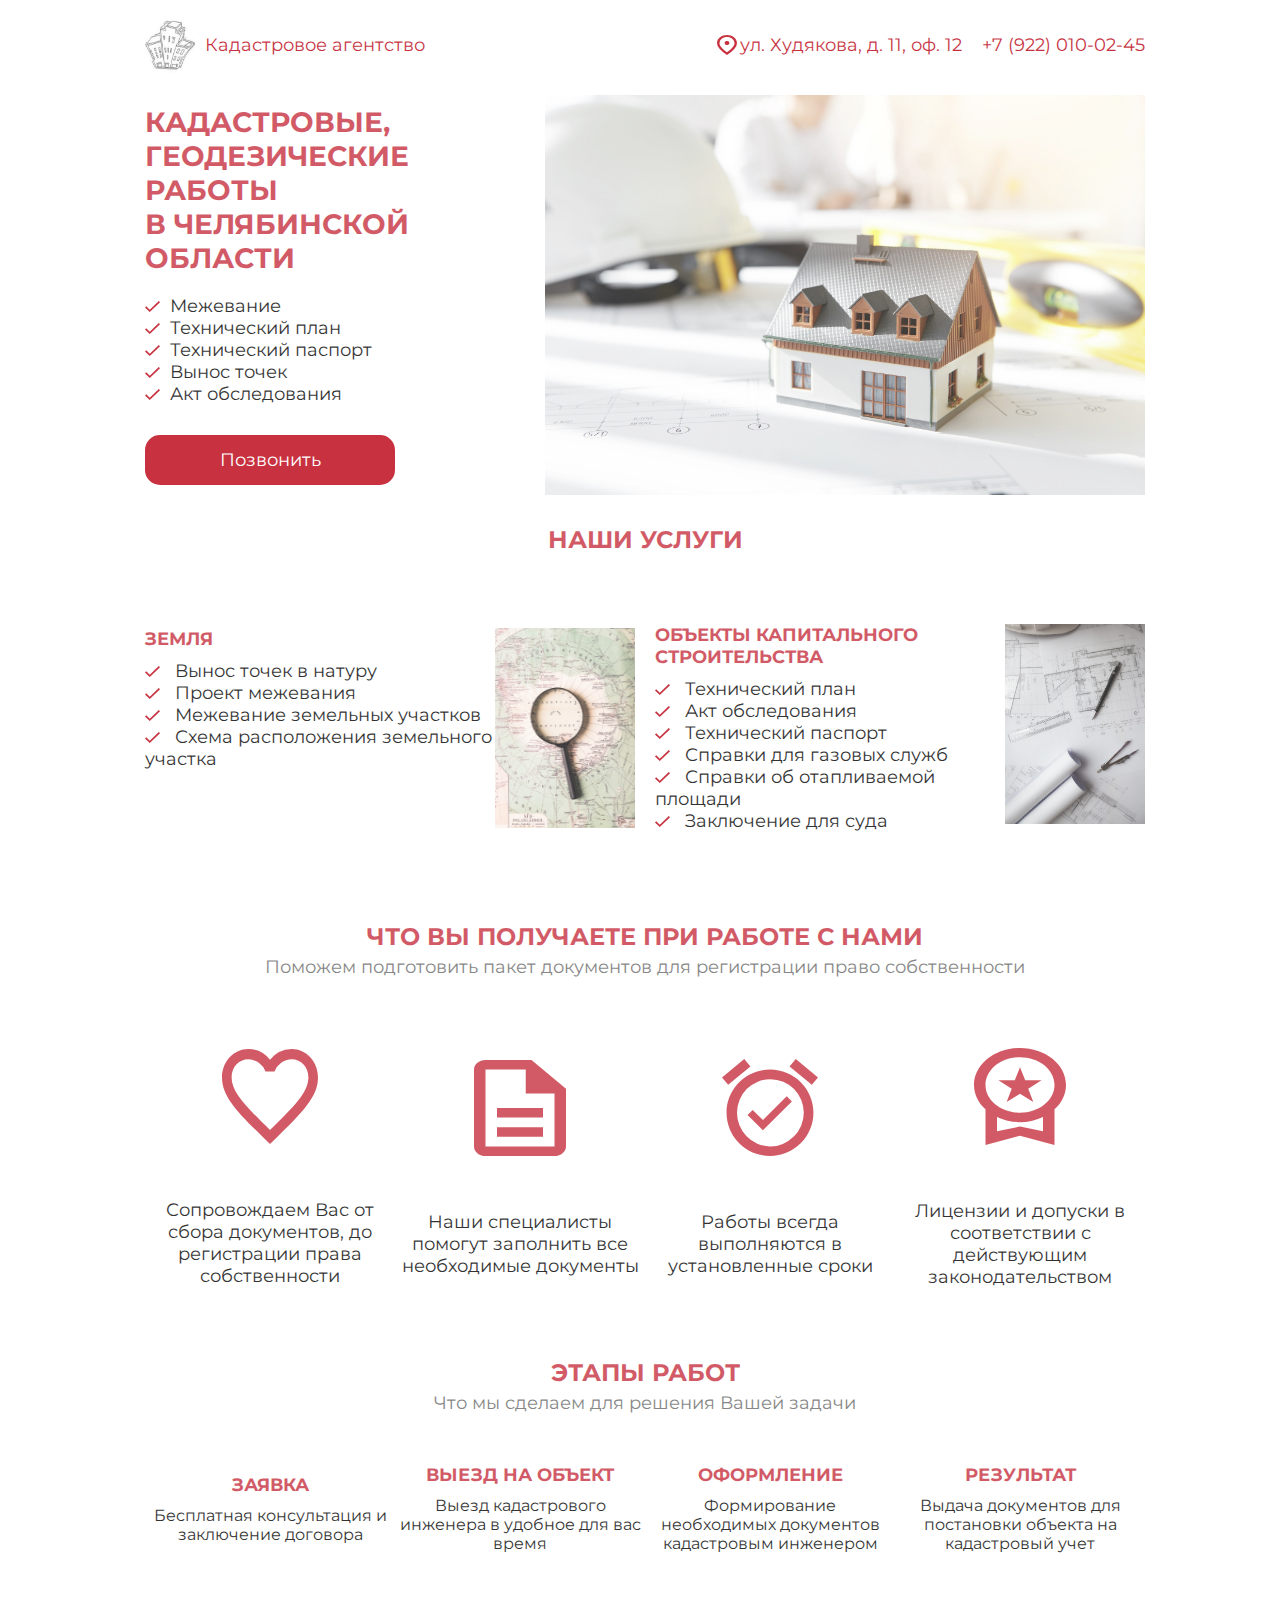
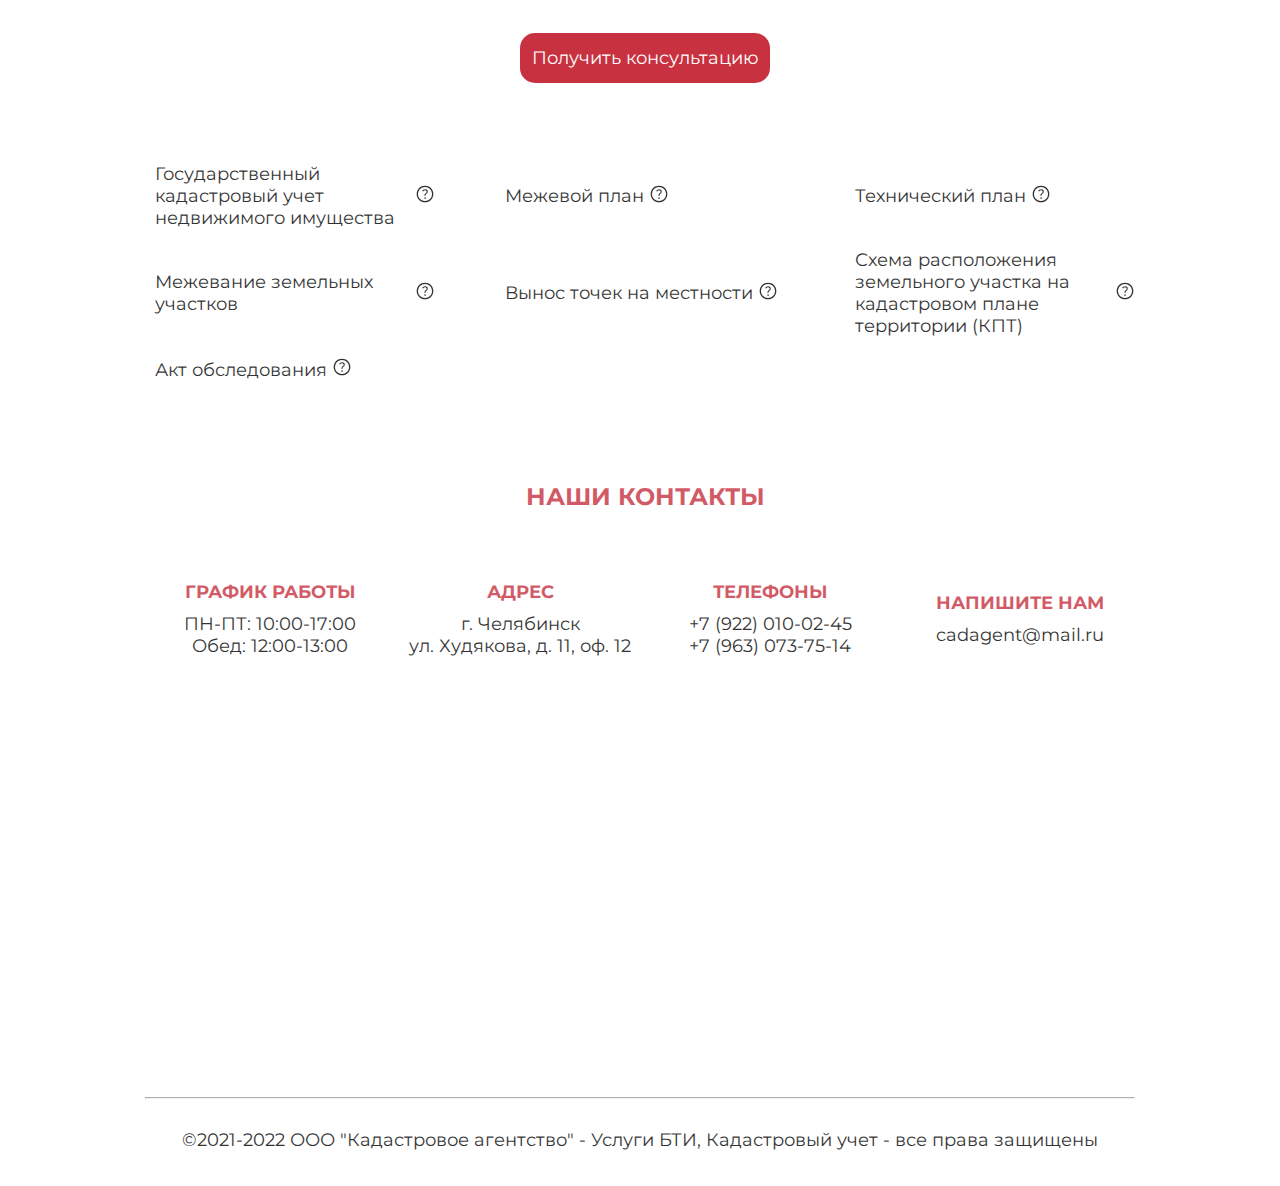
<file: index.html>
<!DOCTYPE html>
<html lang="ru">
	<head>
		<meta charset="UTF-8">
		<meta http-equiv="X-UA-Compatible" content="IE=edge">
		<meta name="viewport" content="width=device-width, initial-scale=1.0">
		<link rel="shortcut icon" href="favicon.ico" type="image/x-icon">
		<link rel="manifest" href="manifest.json">
		<link rel="stylesheet" href="assets/styles/main.css">
		<title>Кадастровое агентство</title>
	</head>
	<body>
		<header id="header">
			<div class="header">
				<div class="left-header">
					<div class="logo"><img src="assets/images/logo.png" class="logo"></div>
						<div class="header-lebel">
							<div class="title-company">Кадастровое агентство</div>
						<div class="adress-header-mobile">
							<img src="assets/images/locate.svg" class="img-adress">
							<div>ул. Худякова, д. 11, оф. 12</div>
						</div>
					</div>
				</div>
				<div class="right-header">
					<div class="adress-header">
						<img src="assets/images/locate.svg"><p>ул. Худякова, д. 11, оф. 12</p>
					</div>
					<div class="tel-header"><a href="tel:+79220100245">+7 (922) 010-02-45</a></div>
				</div>
			</div>
			<div class="intro">
				<div class="preview-left">
					<h1 class="header-title">Кадастровые,<br>геодезические работы<br>в челябинской области</h1>
					<div class="preview-services">
						<div class="service"><img src="assets/images/service.svg" class="img-service">Межевание</div>
						<div class="service"><img src="assets/images/service.svg" class="img-service">Технический план</div>
						<div class="service"><img src="assets/images/service.svg" class="img-service">Технический паспорт</div>
						<div class="service"><img src="assets/images/service.svg" class="img-service">Вынос точек</div>
						<div class="service"><img src="assets/images/service.svg" class="img-service">Акт обследования</div>
					</div>
					<div class="wrapper"><a href="tel:+79220100245" class="btn">Позвонить</a>
					</div>
				</div>
				<div class="preview-right"><img src="assets/images/intro-photo.png" srcset=""></div>
			</div>		
		</header>
		<main>
			<section id="services" class="sections">
				<div class="label">
					<h2 class="title">Наши услуги</h2>
				</div>
				<div class="content">
					<div class="content-inner">
						<div class="service-content">
							<h4>Земля</h4>
							<div class="service-name">
								<img src="assets/images/service.svg" class="img-service">
								Вынос точек в натуру
							</div>
							<div class="service-name">
								<img src="assets/images/service.svg" class="img-service">
								Проект межевания
							</div>
							<div class="service-name">
								<img src="assets/images/service.svg" class="img-service">
								Межевание земельных участков
							</div>
							<div class="service-name">
								<img src="assets/images/service.svg" class="img-service">
								Схема расположения земельного участка
							</div>
						</div>
						<div class="img-services">
							<img src="assets/images/map.png" class="img-services">
						</div>
					</div>
					<div class="content-inner">
						<div class="service-content">
							<h4>Объекты капитального строительства</h4>
							<div class="service-name">
								<img src="assets/images/service.svg" class="img-service">
								Технический план
							</div>
							<div class="service-name">
								<img src="assets/images/service.svg" class="img-service">
								Акт обследования
							</div>
							<div class="service-name">
								<img src="assets/images/service.svg" class="img-service">
								Технический паспорт
							</div>
							<div class="service-name">
								<img src="assets/images/service.svg" class="img-service">
								Справки для газовых служб
							</div>
							<div class="service-name">
								<img src="assets/images/service.svg" class="img-service">
								Справки об отапливаемой площади
							</div>
							<div class="service-name">
								<img src="assets/images/service.svg" class="img-service">
								Заключение для суда
							</div>
						</div>
						<div class="img-services">
							<img src="assets/images/drowing.png" class="img-services">
						</div>
					</div>
				</div>
			</section>
			<section id="result" class="sections">
				<div class="label">
					<h2 class="title">Что вы получаете при работе с нами</h2><h3 class="subtitle">Поможем подготовить пакет документов для регистрации право собственности</h3>
				</div>
				<div class="content">
					<div class="content-block">
						<div class="img-result"><img src="assets/images/hearth.svg"></div>
						<div class="result-text">Сопровождаем Вас от сбора документов, до регистрации права собственности</div>
					</div>
					<div class="content-block">
						<div class="img-result"><img src="assets/images/doc.svg"></div>
						<div class="result-text">Наши специалисты помогут заполнить все необходимые документы</div>
					</div>
					<div class="content-block">
						<div class="img-result"><img src="assets/images/alarm.svg"></div>
						<div class="result-text">Работы всегда выполняются в установленные сроки</div>
					</div>
					<div class="content-block">
						<div class="img-result"><img src="assets/images/license.svg"></div>
						<div class="result-text">Лицензии и допуски в соответствии с действующим законодательством</div>
					</div>
				</div>
			</section>
			<section id="stages" class="sections">
				<div class="lebel">
					<h2 class="title">Этапы работ</h2>
					<h3 class="subtitle">Что мы сделаем для решения Вашей задачи</h3>
				</div>
				<div class="content">
					<div class="content-block">
						<h4 class="title">Заявка</h4>
						<p class="step-text">Бесплатная консультация и заключение договора</p>
					</div>
					<img src="assets/images/arrow-step.svg" class="img-step-arrow">
					<div class="content-block">
						<h4 class="title">Выезд на объект</h4>
						<p class="step-text">Выезд кадастрового инженера в удобное для вас время</p>
					</div>
					<img src="assets/images/arrow-step.svg" class="img-step-arrow">
					<div class="content-block">
						<h4 class="title">Оформление</h4>
						<p class="step-text">Формирование необходимых документов кадастровым инженером</p>
					</div>
					<img src="assets/images/arrow-step.svg" class="img-step-arrow">
					<div class="content-block">
						<h4 class="title">Результат</h4>
						<p class="step-text">Выдача документов для постановки объекта на кадастровый учет</p>
					</div>
				</div>
				<a href="tel:+79220100245" class="btn">Получить консультацию</a>
			</section>
			<section id="definitions" class="sections">
				<div class="content">
					<div class="definitions-inner">
						Государственный кадастровый учет недвижимого имущества
						<div class="definition" data-desc="это процедура внесения в ЕГРН сведений об объектах недвижимости (Федеральный закон от 13.07.2015 N 218-ФЗ). При внесении сведений о вновь создаваемом объекте происходит Постановка объекта на кадастровый учёт, при внесении сведений о существующем в ЕГРН объекте происходит Внесение изменений сведений об объекте, при прекращении существования объекта происходит Снятие объекта с кадастрового учёта. Для этих процедур необходимо произвести Кадастровые работ, которые осуществляет Кадастровый инженер, результатом этих работ является межевой план, технический план или акт обследования.">
							<img src="./assets/images/help.svg" class="img-definition">
						</div>										
					</div>
					<div class="definitions-inner">
						Межевой план
						<div class="definition" data-desc="это документ (Приказ Росреестра от 14.12.2021 N П/0592), с помощью которого вносятся сведения о земельном участке в ЕГРН. Подготавливается в форме электронного документа, заверенного усиленной квалифицированной электронной подписью кадастрового инженера, подготовившего такой план, и оформляется в виде файлов в формате XML. Для разрешения в судебном порядке земельного спора, межевой план готовится в форме документа на бумажном носителе, заверяется подписью и печатью кадастрового инженера. Готовится в случае: раздела, объединения, перераспределения (присоединение дополнительного участка к существующему и образование новых участка из нескольких), уточнения границ, образование и создание участка (когда создаётся новый участок, которого ранее не было в реестре), выдел доли в натуре из общего-долевого участка.">
							<img src="./assets/images/help.svg" class="img-definition">
						</div>
					</div>
					<div class="definitions-inner">
						Технический план
						<div class="definition" data-desc="это утвержденная форма документа (Приказ Росреестра от 15.03.2022 N П/0082) на объекты недвижимости такие как здание, сооружение, помещение, дом, квартира, гараж, баня, веранда, сети коммуникаций, сараи, теплицы, хозблоки, машино-место, объект незавершённого строительства (ОНС), единый недвижимый комплекс и другие объекты капитального строительства (ОКС). Изготавливает ТОЛЬКО аттестованный КАДАСТРОВЫЙ ИНЖЕНЕР. На сегодняшний день именно на основании этого документа производится постановка объектов недвижимости на кадастровый учет или внесение изменений в ЕГРН (регистрация дома и оформление дома с последующей регистрацией права собственности). ТОЛЬКО аттестованный КАДАСТРОВЫЙ ИНЖЕНЕР. Частью 8 статьи 47 Федерального закона от 24 июля 2007 г. № 221-ФЗ «О государственном кадастре недвижимости» (Закона о кадастре) установлено, что с 1 января 2013 г. на всей территории РФ осуществляется государственный кадастровый учет зданий, сооружений, помещений, объектов незавершенного строительства в соответствии с требованиями Закона о кадастре, Таким образом для целей осуществления государственного кадастрового учета объектов недвижимости изготовление технических паспортов государственными и муниципальными организациями технической инвентаризации таких объектов недвижимости не предусмотрено действующим законодательством, в таких организациях вы можете ЛИШЬ за деньги заказать техпаспорт изготовленный до 01.01.2013 г. который содержится у них на хранении по сей день, они являются хранителями архива.">
							<img src="./assets/images/help.svg" class="img-definition">
						</div>
					</div>
					<div class="definitions-inner">
						Межевание земельных участков
						<div class="definition" data-desc="иными словами Уточнение границ земельного участка или Внесение сведений о местоположении границ в Единый государственный реестр недвижимости (ЕГРН). Представляет собой комплекс работ, который включает в себя: -обследование участка; -замеры границ участка специализированным геодезическим оборудованием; -запрос существующих сведений из ЕГРН и документов в Государственном фонде данных (ГФД); -оформлению полученных сведений в соответствии с правоустанавливающими (землеотводными) документами и фактическим расположением участка на местности; -подготовка межевого плана и акта согласования границ, для внесение этих сведений в ЕГРН, для установления границ землепользования. После выполнения данного комплекса границы земельного участка считаются установленными в соответствии с требованиями земельного законодательства и отображаются на Публичной кадастровой карте (ПКК).">
							<img src="./assets/images/help.svg" class="img-definition">
						</div>
					</div>
					<div class="definitions-inner">
						Вынос точек на местности
						<div class="definition" data-desc="геодезист с помощью GNSS приемника устанавливает на местности точки по их известным координатам, которые содержатся в Едином государственном реестре недвижимости.">
							<img src="./assets/images/help.svg" class="img-definition">
						</div>
					</div>
					<div class="definitions-inner">
						Схема расположения земельного участка на кадастровом плане территории (КПТ)
						<div class="definition" data-desc="документ для предоставления в уполномоченный орган и согласования предоставления или перераспределения земельного участка находящихся в государственной или муниципальной собственности.">
							<img src="./assets/images/help.svg" class="img-definition">
						</div>
					</div>
					<div class="definitions-inner">
						Акт обследования
						<div class="definition" data-desc="этот документ необходим для снятия с кадастрового учета в тех случаях, когда нужно доказать, что объекта больше нет.">
							<img src="./assets/images/help.svg" class="img-definition">
						</div>
					</div>
				</div>
			</section>
			<section id="contacts" class="sections">
				<div class="label">
					<h2 class="title">Наши контакты</h2>
				</div>
				<div class="content">
					<div class="content-block">
						<div class="contact-label"><h4>График работы</h4></div>
						<div class="contact-info">
							<div class="contact-info-text">ПН-ПТ: 10:00-17:00</div>
							<div class="contact-info-text">Обед: 12:00-13:00</div>
						</div>
					</div>
					<div class="content-block">
						<div class="contact-label"><h4>Адрес</h4></div>
						<div class="contact-info">
							<div class="contact-info-text">г. Челябинск</div>
							<div class="contact-info-text">ул. Худякова, д. 11, оф. 12</div>
						</div>
					</div>
					<div class="content-block">
						<div class="contact-label"><h4>Телефоны</h4></div>
						<div class="contact-info">
							<div class="contact-info-text"><a href="tel:+79220100245">+7 (922) 010-02-45</a></div>
							<div class="contact-info-text"><a href="tel:+79630797514">+7 (963) 073-75-14</a></div>
						</div>
					</div>
					<div class="content-block">
						<div class="contact-label"><h4>Напишите нам</h4></div>
						<div class="contact-info">
							<div class="contact-info-text"><a href="mailto:cadagent@mail.ru">cadagent@mail.ru</a></div>
						</div>
					</div>
				</div>
				<iframe src="https://yandex.ru/map-widget/v1/?um=constructor%3Af556bcf41df0f4a63329931cce31aab85b49e00ab61dd09e4d32764cec41d09c&amp;source=constructor" width="100%" height="350" frameborder="0"></iframe>
			</section>
		</main>
		<hr>
		<footer class="footer" role="contentinfo">&copy;2021-2022 ООО &quot;Кадастровое агентство&quot; - Услуги БТИ, Кадастровый учет - все права защищены</footer>
	</body>
</html>
</file>
<file: assets/styles/main.css>
@import url('style.css');
@import url('adaptive.css');

*, *::after, *::before {
    box-sizing: border-box;
    margin: 0;
    padding: 0;
}
hr {
    width: 100%;
}
a {
    text-decoration: none;
    color: inherit;
}

h1 {
    font-size: 32px;
    font-weight: 700;
    color: var(--main-text-color-red);
    text-transform: uppercase;
    margin-block-start: 0;
    margin-block-end: 0;
    margin-inline-start: 0;
    margin-inline-end: 0;
    opacity: .8;
}

h2 {
    font-size: 24px;
    font-weight: 700;
    color: var(--main-text-color-red);
    text-transform: uppercase;
    margin-block-start: 0;
    margin-block-end: 0;
    margin-inline-start: 0;
    margin-inline-end: 0;
    opacity: .8;
}

h3 {
    font-size: 18px;
    font-weight: 400;
    color: var(--main-text-color-dark);
    margin-block-start: 0;
    margin-block-end: 0;
    margin-inline-start: 0;
    margin-inline-end: 0;
    opacity: .8;
}

h4 {
    font-size: 18px;
    font-weight: 700;
    color: var(--main-text-color-red);
    text-transform: uppercase;
    margin-block-start: 0;
    margin-block-end: 0;
    margin-inline-start: 0;
    margin-inline-end: 0;
    margin-bottom: 10px;
    opacity: .8;
}

html {
    display: flex;
    justify-content: center;
}

body {
    margin-left: 20px;
    margin-right: 20px;
    height: 100%;
    display: flex;
    flex-direction: column;
    color: var(--main-text-color);
    font-size: var(--font-size-main);
    font-family: 'Montserrat', sans-serif;
    font-weight: 400;
    opacity: .8;
}

main {
    height: 100%;
    width: 1160px;
    display: flex;
    flex-direction: column;
    justify-content: center;
    margin-bottom: 30px;
}
</file>
